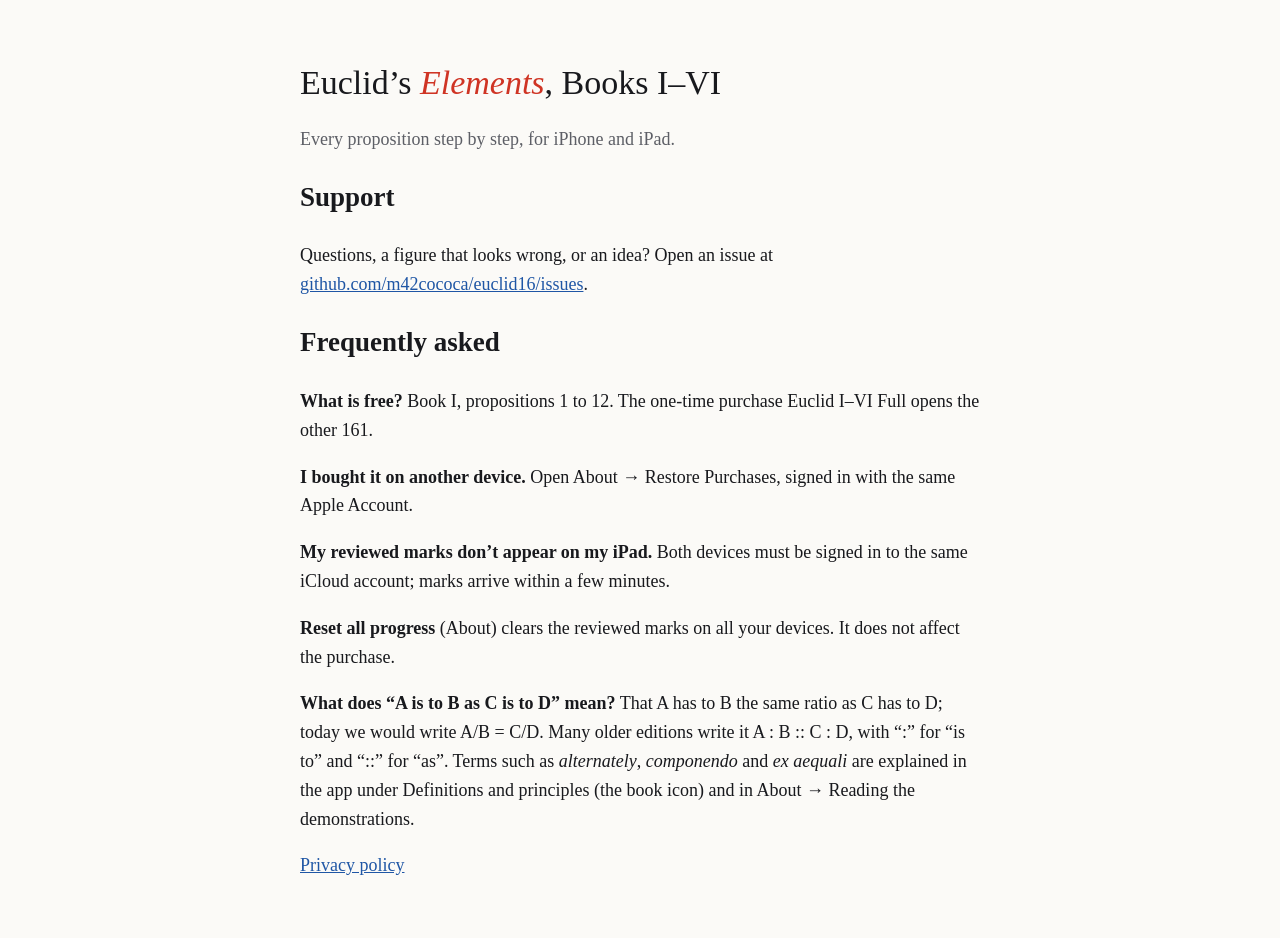
<file: index.html>
<!doctype html><html lang="en"><head><meta charset="utf-8"><meta name="viewport" content="width=device-width,initial-scale=1">
<title>Euclid Elements, Books I-VI — Support</title><link rel="stylesheet" href="style.css"></head><body><main>
<h1>Euclid’s <i>Elements</i>, Books I–VI</h1>
<p class="m">Every proposition step by step, for iPhone and iPad.</p>
<h2>Support</h2>
<p>Questions, a figure that looks wrong, or an idea? Open an issue at
<a href="https://github.com/m42cococa/euclid16/issues">github.com/m42cococa/euclid16/issues</a>.</p>
<h2>Frequently asked</h2>
<p><b>What is free?</b> Book I, propositions 1 to 12. The one-time purchase Euclid I–VI Full opens the other 161.</p>
<p><b>I bought it on another device.</b> Open About → Restore Purchases, signed in with the same Apple Account.</p>
<p><b>My reviewed marks don’t appear on my iPad.</b> Both devices must be signed in to the same iCloud account; marks arrive within a few minutes.</p>
<p><b>Reset all progress</b> (About) clears the reviewed marks on all your devices. It does not affect the purchase.</p>
<p><b>What does “A is to B as C is to D” mean?</b> That A has to B the same ratio as C has to D; today we would write A/B = C/D.
Many older editions write it A : B :: C : D, with “:” for “is to” and “::” for “as”. Terms such as <i>alternately</i>, <i>componendo</i>
and <i>ex aequali</i> are explained in the app under Definitions and principles (the book icon) and in About → Reading the demonstrations.</p>
<p><a href="privacy/">Privacy policy</a></p>
</main></body></html>
</file>
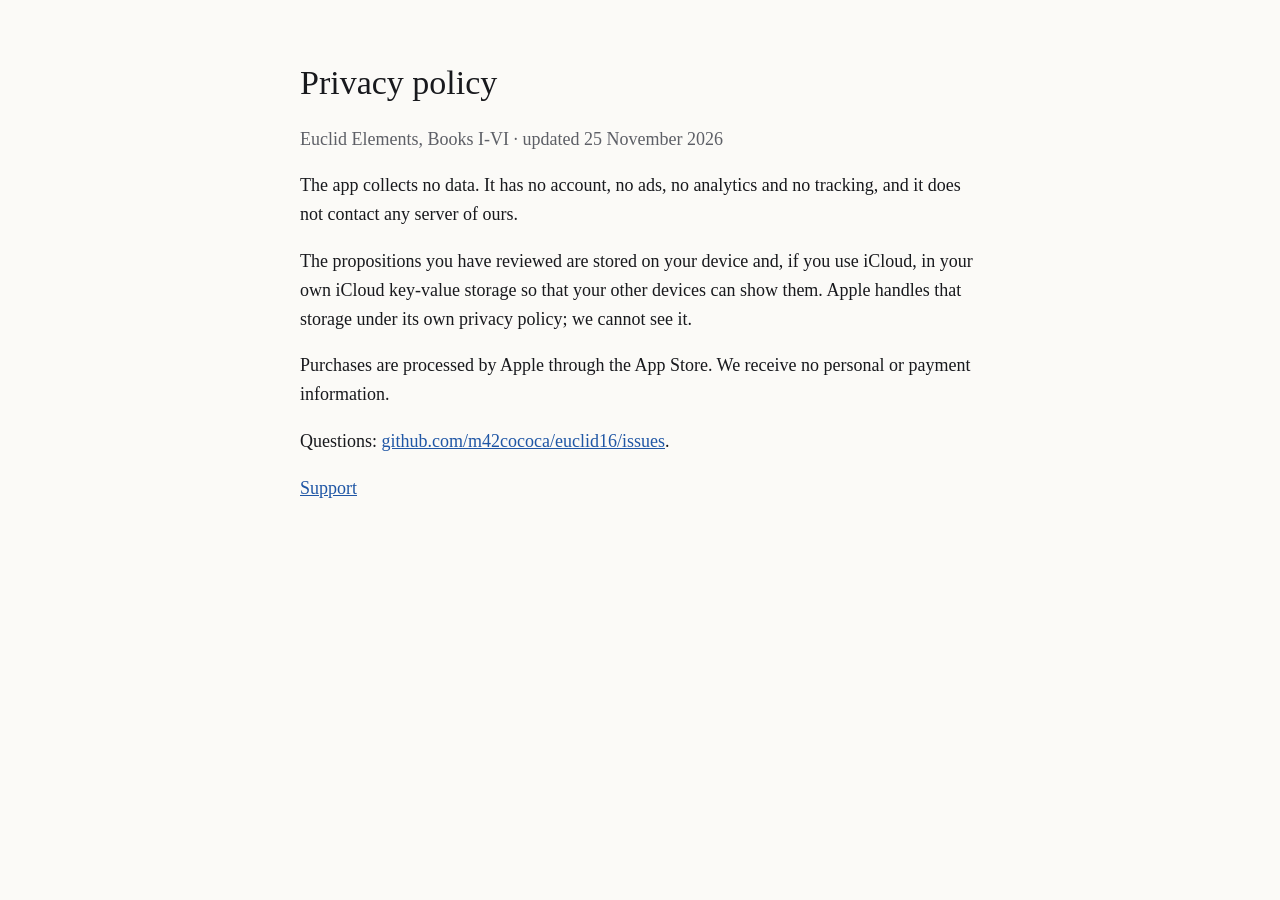
<file: privacy/index.html>
<!doctype html><html lang="en"><head><meta charset="utf-8"><meta name="viewport" content="width=device-width,initial-scale=1">
<title>Euclid Elements, Books I-VI — Privacy</title><link rel="stylesheet" href="../style.css"></head><body><main>
<h1>Privacy policy</h1>
<p class="m">Euclid Elements, Books I-VI · updated 25 November 2026</p>
<p>The app collects no data. It has no account, no ads, no analytics and no tracking, and it does not contact any server of ours.</p>
<p>The propositions you have reviewed are stored on your device and, if you use iCloud, in your own iCloud key-value storage so that your other devices can show them. Apple handles that storage under its own privacy policy; we cannot see it.</p>
<p>Purchases are processed by Apple through the App Store. We receive no personal or payment information.</p>
<p>Questions: <a href="https://github.com/m42cococa/euclid16/issues">github.com/m42cococa/euclid16/issues</a>.</p>
<p><a href="../">Support</a></p>
</main></body></html>
</file>
<file: style.css>
:root{color-scheme:light dark;--bg:light-dark(#fbfaf7,#111317);--ink:light-dark(#18191d,#ebe8e1);--mute:light-dark(#5d5f66,#a5a7ad);--red:light-dark(#cf3424,#ff6b5b);--blu:light-dark(#1f56a5,#73a6ff)}
body{margin:0;background:var(--bg);color:var(--ink);font:18px/1.6 Georgia,serif}
main{max-width:680px;margin:0 auto;padding:40px 16px}
h1{font-weight:500;font-size:34px;line-height:1.15}h1 i{color:var(--red)}
a{color:var(--blu)}p.m{color:var(--mute)}
</file>
